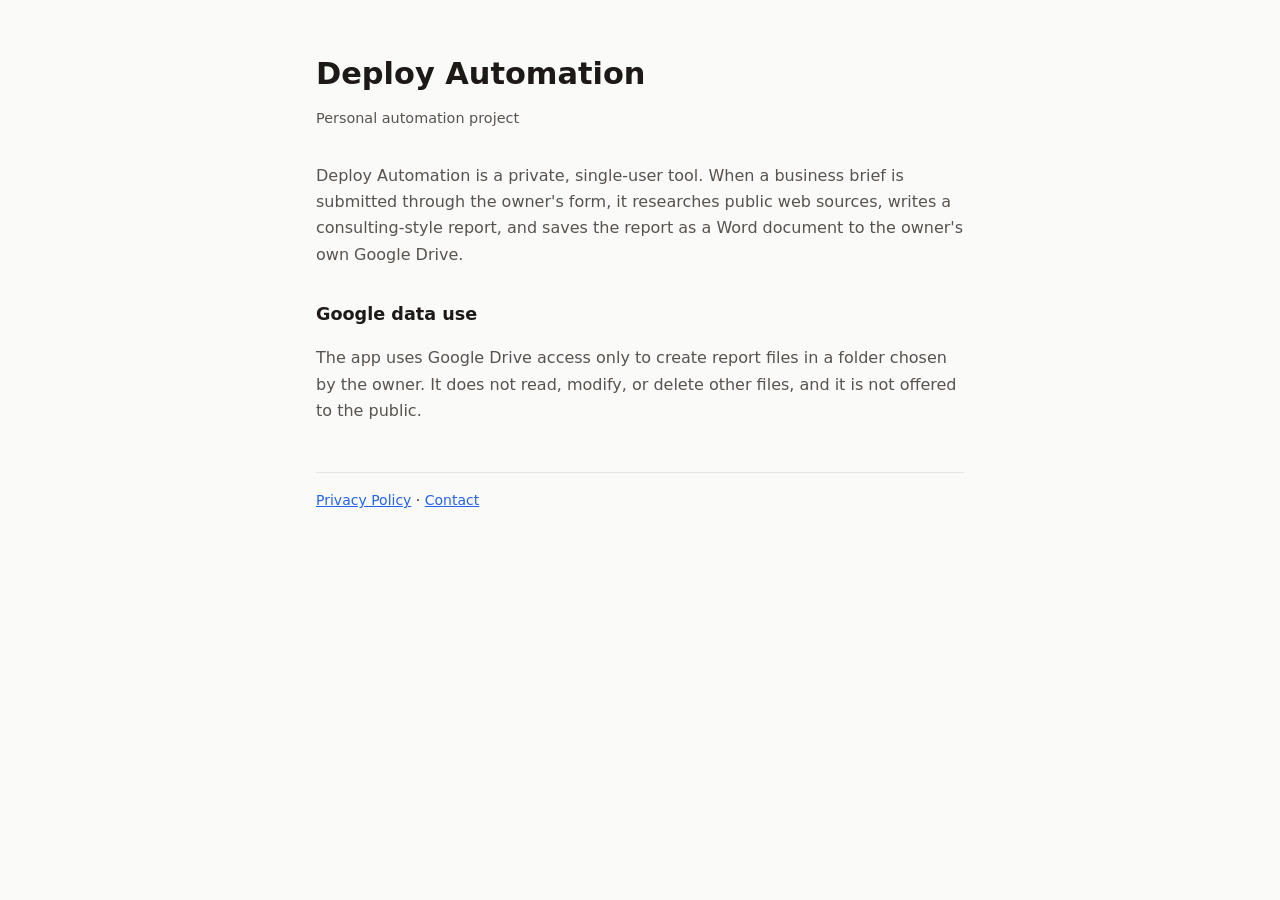
<file: index.html>
<!doctype html>
<html lang="en">
<head>
<meta charset="utf-8"><meta name="viewport" content="width=device-width,initial-scale=1">
<title>Deploy Automation</title>
<link rel="stylesheet" href="style.css">
</head>
<body><main>
<h1>Deploy Automation</h1>
<p class="meta">Personal automation project</p>
<p>Deploy Automation is a private, single-user tool. When a business brief is submitted through the owner's form, it researches public web sources, writes a consulting-style report, and saves the report as a Word document to the owner's own Google Drive.</p>
<h2>Google data use</h2>
<p>The app uses Google Drive access only to create report files in a folder chosen by the owner. It does not read, modify, or delete other files, and it is not offered to the public.</p>
<footer><a href="privacy.html">Privacy Policy</a> · <a href="https://github.com/kimjonun">Contact</a></footer>
</main></body>
</html>
</file>
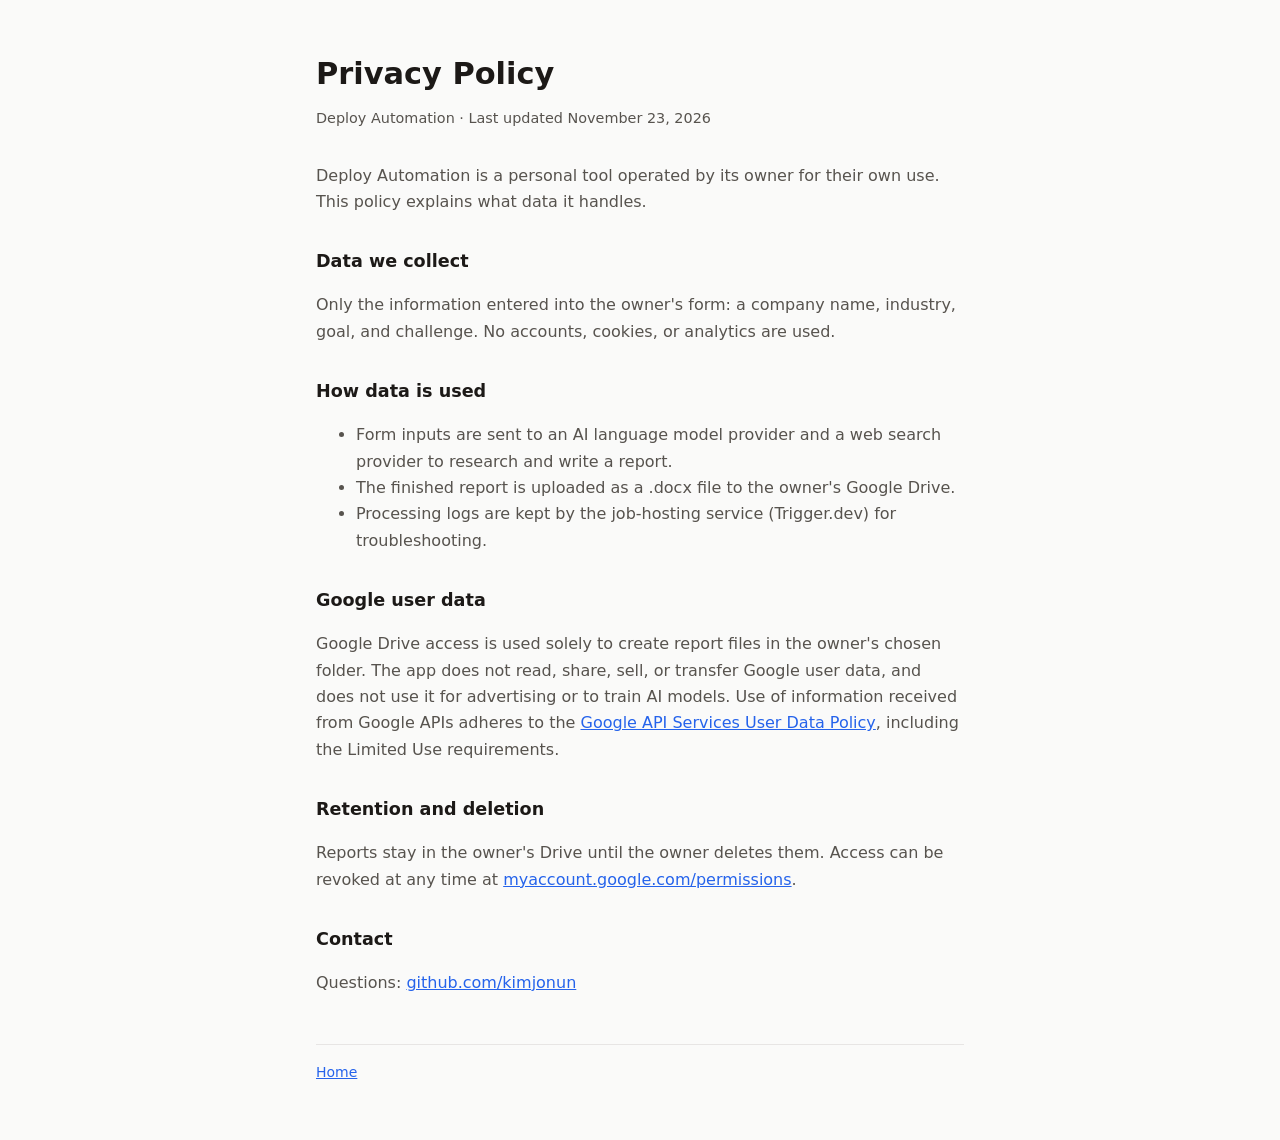
<file: privacy.html>
<!doctype html>
<html lang="en">
<head>
<meta charset="utf-8"><meta name="viewport" content="width=device-width,initial-scale=1">
<title>Privacy Policy</title>
<link rel="stylesheet" href="style.css">
</head>
<body><main>
<h1>Privacy Policy</h1>
<p class="meta">Deploy Automation · Last updated November 23, 2026</p>
<p>Deploy Automation is a personal tool operated by its owner for their own use. This policy explains what data it handles.</p>
<h2>Data we collect</h2>
<p>Only the information entered into the owner's form: a company name, industry, goal, and challenge. No accounts, cookies, or analytics are used.</p>
<h2>How data is used</h2>
<ul>
<li>Form inputs are sent to an AI language model provider and a web search provider to research and write a report.</li>
<li>The finished report is uploaded as a .docx file to the owner's Google Drive.</li>
<li>Processing logs are kept by the job-hosting service (Trigger.dev) for troubleshooting.</li>
</ul>
<h2>Google user data</h2>
<p>Google Drive access is used solely to create report files in the owner's chosen folder. The app does not read, share, sell, or transfer Google user data, and does not use it for advertising or to train AI models. Use of information received from Google APIs adheres to the <a href="https://developers.google.com/terms/api-services-user-data-policy">Google API Services User Data Policy</a>, including the Limited Use requirements.</p>
<h2>Retention and deletion</h2>
<p>Reports stay in the owner's Drive until the owner deletes them. Access can be revoked at any time at <a href="https://myaccount.google.com/permissions">myaccount.google.com/permissions</a>.</p>
<h2>Contact</h2>
<p>Questions: <a href="https://github.com/kimjonun">github.com/kimjonun</a></p>
<footer><a href="index.html">Home</a></footer>
</main></body>
</html>
</file>
<file: style.css>
:root{--bg:#fafaf9;--fg:#1c1917;--muted:#57534e;--line:#e7e5e4;--accent:#2563eb}
@media (prefers-color-scheme:dark){:root{--bg:#141413;--fg:#f5f5f4;--muted:#a8a29e;--line:#292524;--accent:#60a5fa}}
*{box-sizing:border-box}body{margin:0;background:var(--bg);color:var(--fg);font:16px/1.65 system-ui,-apple-system,"Segoe UI",sans-serif}
main{max-width:680px;margin:0 auto;padding:56px 16px}h1{font-size:1.9rem;line-height:1.2;margin:0 0 8px}
h2{font-size:1.1rem;margin:32px 0 8px}p,li{color:var(--muted)}a{color:var(--accent)}
.meta{font-size:.9rem;color:var(--muted);margin-bottom:32px}footer{margin-top:48px;padding-top:16px;border-top:1px solid var(--line);font-size:.875rem}
</file>
